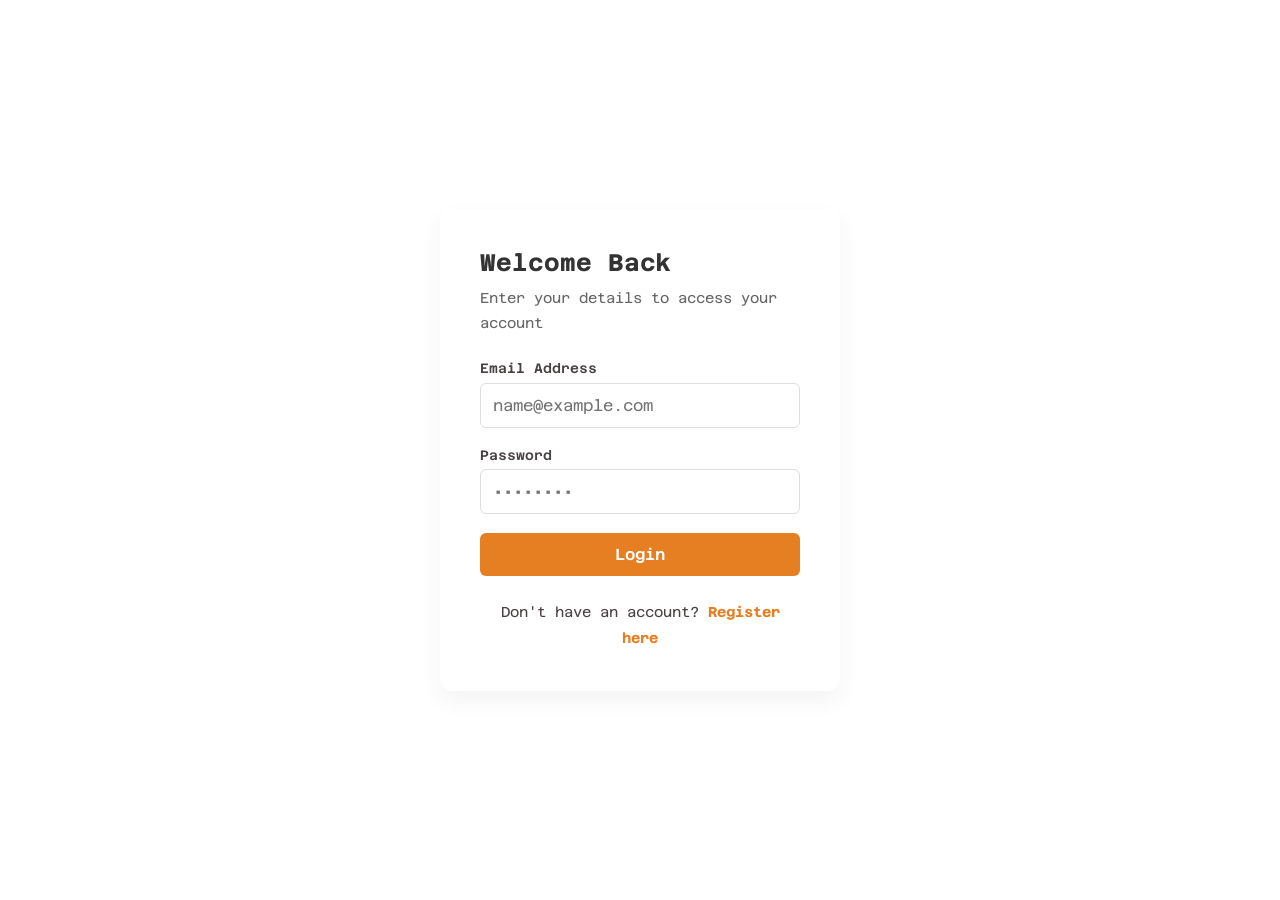
<file: login.html>
<!DOCTYPE html>
<html lang="en">
<head>
    <meta charset="UTF-8">
    <meta name="viewport" content="width=device-width, initial-scale=1.0">
    <title>Login - ARTlibrary</title>
    
    <link rel="stylesheet" href="assets/css/nice-select2.css" />

    <link rel="stylesheet" href="assets/css/styles.css" />
</head>
<body>
    <div class="auth-wrapper" style ="display: flex; justify-content: center; align-items: center; height: 100vh;">
        <div class="auth-card" >
            <h2>Welcome Back</h2>
            <p class="subtitle">Enter your details to access your account</p>
            
            <form id="loginForm">
                <div class="input-group">
                    <label for="email">Email Address</label>
                    <input type="email" id="email" placeholder="name@example.com" required>
                </div>
                <div class="input-group">
                    <label for="password">Password</label>
                    <input type="password" id="password" placeholder="••••••••" required>
                </div>
                <button type="submit" class="login-btn">Login</button>
            </form>
            
            <p class="footer-text">Don't have an account? <a href="register.html">Register here</a></p>
        </div>
    </div>
</body>
</html>
</file>
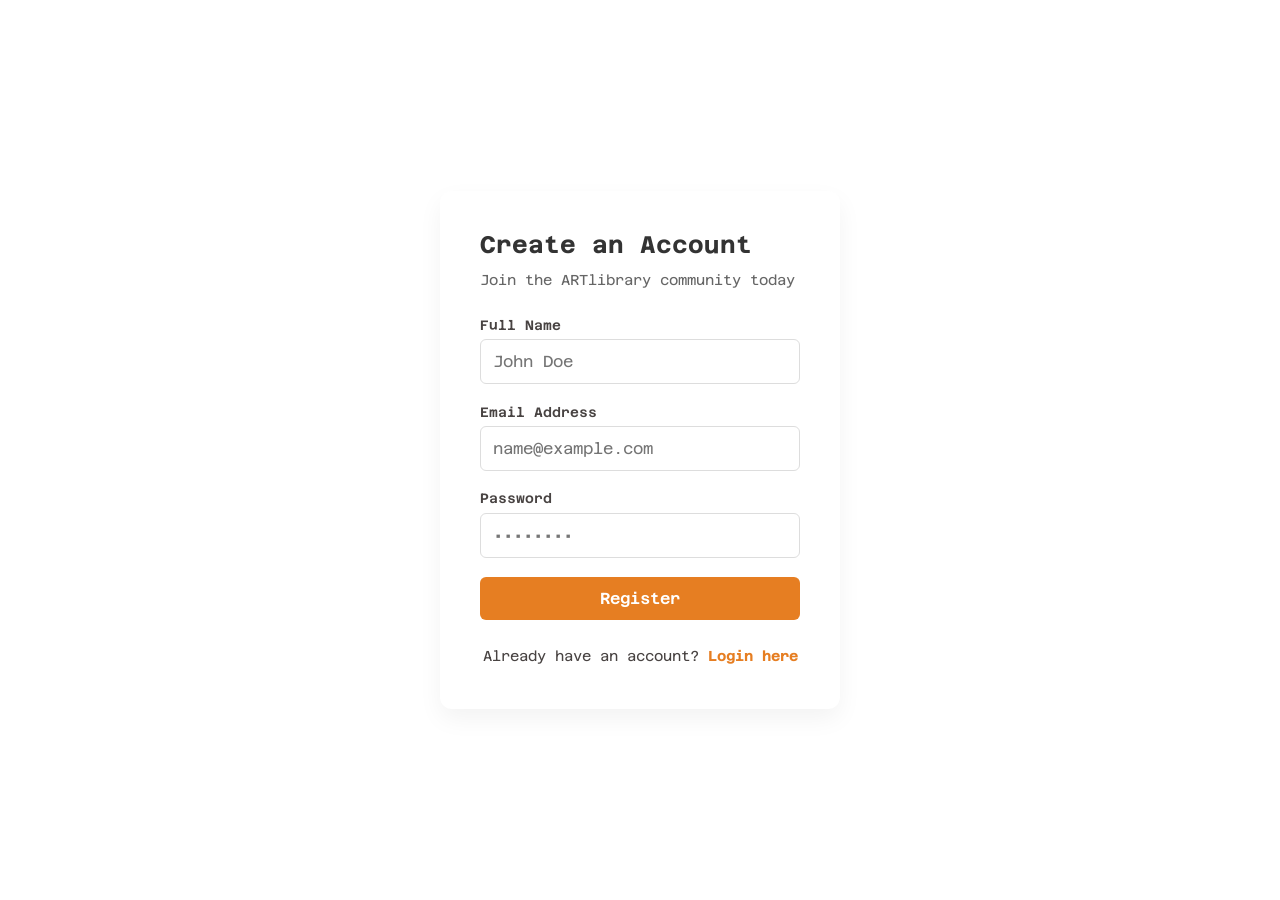
<file: register.html>
<!DOCTYPE html>
<html lang="en">
<head>
    <meta charset="UTF-8">
    <meta name="viewport" content="width=device-width, initial-scale=1.0">
    <title>Register - ARTlibrary</title>
    <link rel="stylesheet" href="assets/css/nice-select2.css" />

    <link rel="stylesheet" href="assets/css/styles.css" />
</head>
<body>
    <div class="auth-wrapper" style="display: flex; justify-content: center; align-items: center; height: 100vh;">
        <div class="auth-card">
            <h2>Create an Account</h2>
            <p class="subtitle">Join the ARTlibrary community today</p>
            
            <form id="registerForm">
                <div class="input-group">
                    <label for="name">Full Name</label>
                    <input type="text" id="name" placeholder="John Doe" required>
                </div>
                <div class="input-group">
                    <label for="email">Email Address</label>
                    <input type="email" id="email" placeholder="name@example.com" required>
                </div>
                <div class="input-group">
                    <label for="password">Password</label>
                    <input type="password" id="password" placeholder="••••••••" required>
                </div>
                <button type="submit" class="login-btn">Register</button>
            </form>
            
            <p class="footer-text">Already have an account? <a href="login.html">Login here</a></p>
        </div>
    </div>
</body>
</html>
</file>
<file: assets/css/nice-select2.css>
.nice-select{-webkit-tap-highlight-color:rgba(0,0,0,0);background-color:#fff;border-radius:5px;border:solid 1px #e8e8e8;box-sizing:border-box;clear:both;cursor:pointer;display:block;width:fit-content;font-family:inherit;font-size:14px;font-weight:normal;height:38px;line-height:36px;outline:none;padding-left:18px;padding-right:30px;position:relative;text-align:left !important;transition:all .2s ease-in-out;user-select:none;white-space:nowrap}.nice-select:hover{border-color:hsl(0,0%,85.9803921569%)}.nice-select:active,.nice-select:focus{border-color:#999}.nice-select:after{border-bottom:2px solid #999;border-right:2px solid #999;content:"";display:block;height:5px;margin-top:-4px;pointer-events:none;position:absolute;right:12px;top:50%;transform-origin:66% 66%;transform:rotate(45deg);transition:all .15s ease-in-out;width:5px}.nice-select.open{border-color:#999}.nice-select.open:after{transform:rotate(-135deg)}.nice-select.open .nice-select-dropdown{opacity:1;pointer-events:auto;transform:scale(1) translateY(0)}.nice-select.disabled{border-color:rgb(237.1,237.1,237.1);color:#999;pointer-events:none}.nice-select.disabled:after{border-color:#ccc}.nice-select.wide{width:100%}.nice-select.wide .nice-select-dropdown{left:0 !important;right:0 !important}.nice-select.right{float:right}.nice-select.right .nice-select-dropdown{left:auto;right:0}.nice-select.small{font-size:12px;height:36px;line-height:34px}.nice-select.small:after{height:4px;width:4px}.nice-select.small .option{line-height:34px;min-height:34px}.nice-select .has-multiple{white-space:inherit;height:auto;padding:7px 12px;min-height:36px;line-height:22px}.nice-select .has-multiple span.current{border:1px solid #ccc;background:#eee;padding:0 10px;border-radius:3px;display:inline-block;line-height:24px;font-size:14px;margin-bottom:3px;margin-right:3px}.nice-select .has-multiple .multiple-options{display:block;line-height:24px;padding:0}.nice-select .nice-select-search-box{box-sizing:border-box;width:100%;padding:5px;pointer-events:none;border-radius:5px 5px 0 0}.nice-select .nice-select-search{box-sizing:border-box;background-color:#fff;border:1px solid #e8e8e8;border-radius:3px;color:#444;display:inline-block;vertical-align:middle;padding:7px 12px;margin:0 10px 0 0;width:100%;min-height:36px;line-height:22px;height:auto;outline:0 !important;font-size:14px}.nice-select .nice-select-dropdown{margin-top:4px;background-color:#fff;border-radius:5px;box-shadow:0 0 0 1px rgba(68,68,68,.11);pointer-events:none;position:absolute;top:100%;left:0;transform-origin:50% 0;transform:scale(0.75) translateY(19px);transition:all .2s cubic-bezier(0.5, 0, 0, 1.25),opacity .15s ease-out;z-index:9;opacity:0;max-height:230px;overflow-y:scroll;overflow-x:hidden}.nice-select .list{border-radius:5px;box-sizing:border-box;padding:0}.nice-select .list:hover .option:not(:hover){background-color:rgba(0,0,0,0) !important}.nice-select .option{cursor:pointer;font-weight:400;line-height:40px;list-style:none;outline:none;padding-left:18px;padding-right:29px;text-align:left;transition:all .2s}.nice-select .option:hover,.nice-select .option.focus,.nice-select .option.selected.focus{background-color:#f6f6f6}.nice-select .option.selected{font-weight:bold}.nice-select .option.disabled{background-color:rgba(0,0,0,0);color:#999;cursor:default}.nice-select .extra{float:right}.nice-select .optgroup{font-weight:bold}.no-csspointerevents .nice-select .nice-select-dropdown{display:none}.no-csspointerevents .nice-select.open .nice-select-dropdown{display:block}.nice-select .list::-webkit-scrollbar{width:0}.hidden-select{opacity:0;width:0;padding:0;height:0;font-size:0;min-height:auto}.select-selection-list{list-style:none;padding:0;margin:0}.select-selection-list .select-selection{background-color:#e4e4e4;border:1px solid #aaa;border-radius:4px;box-sizing:border-box;display:inline-block;margin-left:5px;margin-top:5px;padding:2px 5px;position:relative;max-width:100%;overflow:hidden;text-overflow:ellipsis;vertical-align:bottom;white-space:nowrap}.select-selection-list button.remove-select-selection{height:15px;width:15px;line-height:15px;padding:0px;background-color:#bd2919;border-radius:20%}/*# sourceMappingURL=nice-select2.css.map */
</file>
<file: assets/css/styles.css>
/*=============== GOOGLE FONTS ===============*/
@import url('https://fonts.googleapis.com/css2?family=Azeret+Mono:wght@100;200;300;400;500;600;700;800;900&family=Instrument+Sans&display=swap');
/*=============== VARIABLES CSS ===============*/
:root{
/*========== Colors ==========*/
--hue: 9;
--first-color: hsl(var(--hue), 90%, 45%);
--title-color: hsl(var(--hue), 4%, 12%);
--text-color: hsl(var(--hue), 4%, 27%);
--text-color-light: hsl(var(--hue), 4%, 65%);
--body-color: hsl(var(--hue), 4%, 100%);
--container-color: hsl(var(--hue), 4%, 96%);
--border-color: hsl(var(--hue), 4%, 62%);
--white-color: hsl(var(--hue), 4%, 100%);
--gray-color: hsl(var(--hue), 4%, 85%);
--footer-bg-color: #0f1e2d; /* Deep dark blue matching the image */
/*========== Font family ==========*/
--body-font:"Azeret Mono", monospace;
--second-font:"Instrument Sans", sans-serif;
/*========== Font sizes ==========*/
--big-font-size: 4rem;
--h1-font-size: 3rem;
--h2-font-size: 2.5rem;
--h3-font-size: 1.75rem;
--h4-font-size: 1.5rem;
--largest-font-size: 1.375rem;
--larger-font-size: 1.25rem;
--large-font-size: 1.125rem;
--normal-font-size: 1rem;
--small-font-size: 0.875rem;
/*========== Font weight ==========*/
--weight-500:500;
--weight-600:600;
--weight-700:700;
}
/* Responsive typography */



/*=============== BASE ===============*/
*{
	margin: 0;
	padding: 0;
	box-sizing: border-box;
}
body,
input,
textarea,
button{
	font-family: var(--body-font);
	font-size: var(--normal-font-size);
	color: var(--text-color);
}

body{
	background-color: var(--body-color);

}

h1,h2,h3,h4 {
	color: var(--title-color);
	font-weight: var(--weight-700);
	line-height: 1.2;
}


p {
	line-height:1.75;
 }
  
ul {
	list-style:none;
}

a{
	text-decoration:none;
	color:var(--title-color);
	
}

button,
input,
textarea{
	background-color:transparent;
	border:none;
	outline:none;
}

img{ 
    display: block;
	max-width:100%;
}



/*=============== REUSABLE CSS CLASSES ===============*/




/*=============== SECTION TITLE ===============*/

/*=============== BUTTON ===============*/




/*=============== LAYOUT ===============*/



/*=============== HEADER ===============*/




/*========== Topbar ==========*/




/*========== Bottom bar ==========*/



	
/*=================================================== Navbar ===========================================================*/




.navbar { border-bottom: 1px solid var(--border-color); padding: 15px 50px; }

/* Top Section */
.top-nav { display: flex; align-items: center; justify-content: space-between; gap: 20px; }

/* Updated Logo design*/
.navbar-logo {
    height: 50px; /* Adjust this height to match your desired navbar size */
    width: auto;
    display: block;
}

.logo-container {
    display: flex;
    align-items: center;
}

.search-container { 
    flex: 1; 
    max-width: 500px; 
    background: var(--container-color); 
    padding: 10px 20px; 
    border-radius: 30px; 
    display: flex; 
    align-items: center;
}

/* Updated search icon color */
.search-icon { color: var(--first-color); }

.search-container input { 
    border: none; background: transparent; outline: none; margin-left: 10px; width: 100%; font-size: 16px;
}

.user-actions { font-size: 20px; display: flex; gap: 20px; cursor: pointer; color: var(--text-color); }
.user-actions i:hover { color: var(--first-color); }

/* Bottom Section */
.bottom-nav ul { 
    list-style: none; display: flex; justify-content: center; 
    padding: 20px 0 0 0; margin: 0; gap: 30px; 
}

.bottom-nav a { text-decoration: none; color: var(--text-color); font-weight: 600; font-size: 14px; }

/* Updated Hover Color */
.bottom-nav a:hover { color: var(--first-color); }



/*=============== HOME ===============*/

/* ===== HERO BANNER ===== */
.hero-banner {
  position: relative;
  width: 100%;
  min-height: 480px;
  display: flex;
  align-items: center;
  overflow: hidden;
}

.hero-banner__bg {
  position: absolute;
  inset: 0;
  z-index: 0;
}

.hero-banner__img {
  position: absolute;
  inset: 0;
  width: 100%;
  height: 100%;
  object-fit: cover;
  object-position: center 30%;
  display: block;
}

.hero-banner__overlay {
  position: absolute;
  inset: 0;
  background: linear-gradient(
    105deg,
    rgba(20,10,5,0.80) 0%,
    rgba(15,8,4,0.52) 45%,
    rgba(10,5,2,0.16) 100%
  );
}

.hero-banner__content {
  position: relative;
  z-index: 1;
  padding: 72px 60px;
  max-width: 680px;
}

.hero-banner__eyebrow {
  font-family: var(--body-font);
  font-size: var(--small-font-size);
  letter-spacing: 0.18em;
  text-transform: uppercase;
  color: var(--first-color);
  margin-bottom: 16px;
}

.hero-banner__title {
  font-size: clamp(2rem, 4vw, 3.4rem);
  font-weight: 800;
  color: #ffffff;
  line-height: 1.12;
  text-transform: uppercase;
  letter-spacing: 0.02em;
  margin-bottom: 20px;
  text-shadow: 0 2px 24px rgba(0,0,0,0.5);
}

.hero-banner__subtitle {
  font-size: var(--normal-font-size);
  color: rgba(255,255,255,0.82);
  margin-bottom: 36px;
  max-width: 480px;
  line-height: 1.7;
}

.hero-banner__actions {
  display: flex;
  gap: 16px;
  flex-wrap: wrap;
}

.hero-banner__btn {
  display: inline-flex;
  align-items: center;
  gap: 8px;
  padding: 14px 28px;
  border-radius: 4px;
  font-family: var(--body-font);
  font-size: var(--small-font-size);
  font-weight: var(--weight-600);
  letter-spacing: 0.05em;
  cursor: pointer;
  transition: all 0.25s ease;
}

.hero-banner__btn--primary {
  background: var(--first-color);
  color: #ffffff;
  border: 2px solid var(--first-color);
}
.hero-banner__btn--primary:hover {
  background: hsl(var(--hue), 90%, 38%);
  border-color: hsl(var(--hue), 90%, 38%);
  transform: translateY(-2px);
  box-shadow: 0 8px 24px rgba(0,0,0,0.3);
}

.hero-banner__btn--ghost {
  background: transparent;
  color: #ffffff;
  border: 2px solid rgba(255,255,255,0.6);
}
.hero-banner__btn--ghost:hover {
  background: rgba(255,255,255,0.1);
  border-color: #ffffff;
  transform: translateY(-2px);
}

/* ===== SWEEPER BANNER CARDS ===== */
.banner-sweep {
  padding: 56px 60px 64px;
  background: var(--body-color);
}

.banner-sweep__header {
  display: flex;
  align-items: center;
  justify-content: space-between;
  margin-bottom: 32px;
}

.banner-sweep__title {
  font-size: var(--h3-font-size);
  font-weight: var(--weight-700);
  color: var(--title-color);
  letter-spacing: -0.01em;
}

.banner-sweep__nav {
  display: flex;
  gap: 10px;
}

.banner-sweep__nav-btn {
  width: 40px;
  height: 40px;
  border-radius: 50%;
  border: 1.5px solid var(--border-color);
  background: transparent;
  color: var(--text-color);
  display: flex;
  align-items: center;
  justify-content: center;
  cursor: pointer;
  font-size: 13px;
  transition: all 0.2s ease;
}

.banner-sweep__nav-btn:hover {
  border-color: var(--first-color);
  color: var(--first-color);
  background: hsl(var(--hue), 90%, 97%);
}

.banner-sweep__nav-btn.swiper-button-disabled {
  opacity: 0.35;
  cursor: default;
  pointer-events: none;
}

/* Banner card */
.banner-card {
  height: auto;
}

/* Base card shell */
.banner-card__inner {
  position: relative;
  border-radius: 14px;
  overflow: hidden;
  background: #111;
  display: flex;
  flex-direction: column;
  height: 400px;
  cursor: pointer;
  transition: transform 0.35s cubic-bezier(.22,.68,0,1.2), box-shadow 0.35s ease;
  box-shadow: 0 6px 28px rgba(0,0,0,0.14);
}

.banner-card__inner:hover {
  transform: translateY(-8px) scale(1.012);
  box-shadow: 0 24px 60px rgba(0,0,0,0.28);
}

/* Photo variant */
.banner-card__inner--photo { background: #0a0a0a; }

.banner-card__photo {
  position: absolute;
  inset: 0;
  width: 100%;
  height: 100%;
  object-fit: cover;
  object-position: center top;
  display: block;
  transition: transform 0.6s cubic-bezier(.22,.68,0,1.1);
}

.banner-card__inner--photo:hover .banner-card__photo {
  transform: scale(1.07);
}

/* SVG art background (legacy) */
.banner-card__art {
  position: absolute;
  inset: 0;
  width: 100%;
  height: 100%;
  object-fit: cover;
  display: block;
  transition: transform 0.5s ease;
}

.banner-card__inner:hover .banner-card__art { transform: scale(1.04); }

/* Cinematic scrim */
.banner-card__inner::after {
  content: '';
  position: absolute;
  inset: 0;
  background: linear-gradient(
    180deg,
    rgba(0,0,0,0.04) 0%,
    transparent 28%,
    rgba(0,0,0,0.45) 58%,
    rgba(0,0,0,0.88) 100%
  );
  pointer-events: none;
  transition: background 0.35s ease;
}

.banner-card__inner:hover::after {
  background: linear-gradient(
    180deg,
    rgba(0,0,0,0.06) 0%,
    transparent 22%,
    rgba(0,0,0,0.52) 55%,
    rgba(0,0,0,0.92) 100%
  );
}

.banner-card__content {
  position: relative;
  z-index: 2;
  margin-top: auto;
  padding: 0 22px 24px;
  transform: translateY(6px);
  transition: transform 0.35s ease;
}

.banner-card__inner:hover .banner-card__content { transform: translateY(0); }

.banner-card__tag {
  display: inline-block;
  font-size: 10px;
  font-weight: var(--weight-600);
  letter-spacing: 0.15em;
  text-transform: uppercase;
  color: #ffffff;
  background: rgba(255,255,255,0.14);
  border: 1px solid rgba(255,255,255,0.28);
  padding: 4px 12px;
  border-radius: 100px;
  margin-bottom: 10px;
  backdrop-filter: blur(6px);
  -webkit-backdrop-filter: blur(6px);
}

.banner-card__tag--dark {
  color: #2d2d2d;
  background: rgba(45,45,45,0.1);
  border-color: rgba(45,45,45,0.25);
}

.banner-card__name {
  font-size: var(--larger-font-size);
  font-weight: var(--weight-700);
  color: #ffffff;
  letter-spacing: -0.01em;
  line-height: 1.2;
  margin-bottom: 8px;
  text-shadow: 0 1px 8px rgba(0,0,0,0.5);
}

.banner-card__name--dark { color: #2d2d2d; }

/* Desc fades in on hover */
.banner-card__desc {
  font-size: 12px;
  color: rgba(255,255,255,0.75);
  line-height: 1.55;
  margin-bottom: 14px;
  max-height: 0;
  overflow: hidden;
  opacity: 0;
  transition: max-height 0.35s ease, opacity 0.3s ease 0.05s;
}

.banner-card__inner:hover .banner-card__desc {
  max-height: 60px;
  opacity: 1;
}

.banner-card__desc--dark { color: rgba(45,45,45,0.72); }

.banner-card__link {
  display: inline-flex;
  align-items: center;
  gap: 6px;
  font-size: 11px;
  font-weight: var(--weight-600);
  letter-spacing: 0.1em;
  text-transform: uppercase;
  color: #ffffff;
  border-bottom: 1px solid rgba(255,255,255,0.45);
  padding-bottom: 2px;
  transition: gap 0.25s ease, border-color 0.25s ease, color 0.25s ease;
}

.banner-card__link--dark {
  color: #2d2d2d;
  border-color: rgba(45,45,45,0.4);
}

.banner-card__link:hover,
.banner-card__link--dark:hover {
  gap: 12px;
  border-color: var(--first-color);
  color: var(--first-color);
}

/* Pagination dots */
.banner-swiper-pagination {
  position: relative !important;
  bottom: auto !important;
  margin-top: 28px;
  text-align: left;
}

.banner-swiper-pagination .swiper-pagination-bullet {
  width: 6px;
  height: 6px;
  background: var(--border-color);
  opacity: 1;
}

.banner-swiper-pagination .swiper-pagination-bullet-active {
  background: var(--first-color);
  width: 22px;
  border-radius: 4px;
}

/* Responsive */
@media (max-width: 768px) {
  .hero-banner__content {
    padding: 48px 28px;
  }
  .banner-sweep {
    padding: 40px 20px 48px;
  }
  .banner-card__inner {
    height: 300px;
  }
}

@media (max-width: 480px) {
  .hero-banner {
    min-height: 360px;
  }
  .hero-banner__title {
    font-size: 1.7rem;
  }
}

/* Swiper */



/*=============== PRODUCTS ===============*/



/*=============== CATEGORIES ===============*/



	

/*=============== FEATURES ===============*/



	

/*=============== PRODUCTS ===============*/

	


/*=============== CONTACT PAGE ===============*/
.contact-section {
    padding: 80px 50px;
    background-color: var(--body-color);
    display: flex;
    justify-content: center;
    align-items: center;
    min-height: calc(100vh - 150px); /* Centers form naturally down viewport */
}

.contact-container {
    max-width: 1200px;
    width: 100%;
    display: grid;
    grid-template-columns: 1fr 1.2fr;
    gap: 80px;
    align-items: flex-start;
}

/* Left Column Styling */
.contact-info-panel {
    display: flex;
    flex-direction: column;
    gap: 40px;
}

.contact-info-panel .subtitle {
    color: var(--first-color);
    font-family: var(--body-font);
    font-size: var(--small-font-size);
    font-weight: var(--weight-700);
    letter-spacing: 2px;
    display: block;
    margin-bottom: 12px;
}

.contact-title {
    font-family: var(--second-font);
    font-size: var(--h1-font-size);
    color: var(--title-color);
    margin-bottom: 20px;
}

.contact-desc {
    color: var(--text-color);
    font-size: var(--normal-font-size);
    line-height: 1.6;
}

.info-details {
    display: flex;
    flex-direction: column;
    gap: 30px;
}

.info-item {
    display: flex;
    align-items: flex-start;
    gap: 20px;
}

.info-icon {
    font-size: 24px;
    color: var(--first-color);
    background-color: hsl(var(--hue), 90%, 96%);
    width: 50px;
    height: 50px;
    border-radius: 50%;
    display: flex;
    align-items: center;
    justify-content: center;
    flex-shrink: 0;
}

.info-item h4 {
    font-family: var(--second-font);
    font-size: var(--large-font-size);
    margin-bottom: 4px;
}

.info-item p {
    font-size: var(--small-font-size);
    color: var(--text-color);
}

.info-item .hours {
    color: var(--text-color-light);
    display: block;
    margin-top: 2px;
}

/* Right Column Form Styling */
.contact-form-panel {
    background-color: var(--container-color);
    padding: 45px;
    border-radius: 12px;
    border: 1px solid var(--gray-color);
}

.contact-form {
    display: flex;
    flex-direction: column;
    gap: 22px;
}

.form-group-row {
    display: grid;
    grid-template-columns: repeat(2, 1fr);
    gap: 20px;
}

.form-group {
    display: flex;
    flex-direction: column;
    gap: 8px;
}

.form-group label {
    font-size: var(--small-font-size);
    font-weight: var(--weight-600);
    color: var(--title-color);
}

.form-group input, 
.form-group textarea {
    width: 100%;
    background-color: var(--white-color);
    border: 1px solid var(--border-color);
    padding: 12px 18px;
    border-radius: 6px;
    font-family: var(--second-font);
    font-size: var(--normal-font-size);
    color: var(--title-color);
    transition: border-color 0.2s ease;
}

.form-group input:focus, 
.form-group textarea:focus {
    border-color: var(--first-color);
}

/* Nice Select Custom Alignment to match fields */
.contact-form .nice-select {
    width: 100% !important;
    height: 48px !important;
    line-height: 46px !important;
    background-color: var(--white-color);
    border-color: var(--border-color);
    border-radius: 6px;
    font-family: var(--second-font);
     margin-top: -20px;
}

.contact-form .nice-select:focus,
.contact-form .nice-select.open {
    border-color: var(--first-color) !important;
}

/* Submit Action Button */
.btn-submit {
    background-color: var(--title-color);
    color: var(--white-color);
    padding: 14px 28px;
    font-weight: var(--weight-600);
    border-radius: 6px;
    cursor: pointer;
    display: inline-flex;
    align-items: center;
    justify-content: center;
    gap: 10px;
    transition: background-color 0.2s ease, transform 0.2s ease;
    align-self: flex-start;
    margin-top: 10px;
}

.btn-submit i {
    font-size: 18px;
    transition: transform 0.2s ease;
}

.btn-submit:hover {
    background-color: var(--first-color);
}

.btn-submit:hover i {
    transform: translateX(4px);
}

/* =============== RESPONSIVE BREAKPOINTS =============== */
@media (max-width: 992px) {
    .contact-container {
        grid-template-columns: 1fr;
        gap: 50px;
    }
    .contact-section {
        padding: 50px 24px;
    }
    .contact-form-panel {
        padding: 30px;
    }
}

@media (max-width: 576px) {
    .form-group-row {
        grid-template-columns: 1fr;
    }
}



/*============================================================================
  =================== CONCEPTUAL ART GALLERY ABOUT PAGE =====================
  ============================================================================*/

.gallery-narrative-section {
    padding: 120px 60px;
    background-color: var(--body-color);
    position: relative;
}

.narrative-container {
    max-width: 1300px;
    margin: 0 auto;
    display: flex;
    flex-direction: column;
    gap: 90px;
}

/* --- UPPER BLOCK: Split Text Hero Layout --- */
.narrative-hero {
    display: grid;
    grid-template-columns: 1.1fr 0.9fr;
    gap: 60px;
    align-items: flex-end;
    border-bottom: 1px solid var(--border-color);
    padding-bottom: 50px;
}

.eyebrow-accent {
    font-size: var(--small-font-size);
    font-weight: var(--weight-700);
    color: var(--text-color-light);
    letter-spacing: 3px;
    text-transform: uppercase;
    display: inline-flex;
    align-items: center;
    gap: 10px;
    margin-bottom: 25px;
}

.eyebrow-accent .dot-split {
    width: 6px;
    height: 6px;
    background-color: var(--first-color);
    border-radius: 50%;
    display: inline-block;
}

.narrative-title {
    font-family: var(--second-font);
    font-size: var(--big-font-size);
    color: var(--title-color);
    line-height: 1.1;
    font-weight: 700;
}

/* Creative Span Typographic Variations */
.narrative-title .span-italic-accent {
    font-style: italic;
    font-weight: 500;
    color: var(--first-color);
}

.narrative-title .span-outline-stroke {
    color: transparent;
    -webkit-text-stroke: 1.5px var(--title-color);
    font-style: italic;
}

.narrative-paragraph-lead {
    font-family: var(--second-font);
    font-size: var(--larger-font-size);
    line-height: 1.7;
    color: var(--text-color);
}

.span-brand-bold {
    font-family: var(--body-font);
    font-weight: 800;
    color: var(--title-color);
    letter-spacing: -0.5px;
}

.span-highlight-badge {
    background-color: var(--container-color);
    border: 1px solid var(--border-color);
    padding: 2px 10px;
    font-size: var(--small-font-size);
    font-weight: 600;
    border-radius: 4px;
    color: var(--title-color);
}

/* --- MIDDLE BLOCK: Asymmetrical Image Grid --- */
.narrative-media-grid {
    display: grid;
    grid-template-columns: 1.1fr 0.9fr;
    gap: 50px;
    align-items: center;
}

.media-frame-wrapper {
    position: relative;
    background-color: var(--container-color);
    padding: 20px;
    border: 1px solid var(--gray-color);
    box-shadow: 0 30px 60px rgba(0,0,0,0.04);
}

.narrative-image {
    width: 100%;
    height: 480px;
    object-fit: cover;
    filter: grayscale(20%);
    transition: filter 0.4s ease;
}

.media-frame-wrapper:hover .narrative-image {
    filter: grayscale(0%);
}

.frame-tag-overlay {
    position: absolute;
    bottom: 35px;
    left: 35px;
    background-color: rgba(15, 30, 45, 0.85);
    color: #ffffff;
    font-size: 10px;
    font-family: var(--body-font);
    padding: 6px 12px;
    letter-spacing: 2px;
}

/* Right Overlapping Quote Card Box */
.statement-card-wrapper {
    padding-left: 30px;
}

.statement-card-inner {
    border-left: 3px solid var(--first-color);
    padding: 20px 0 20px 40px;
    position: relative;
}

.card-quote-mark {
    font-family: var(--second-font);
    font-size: 80px;
    color: var(--gray-color);
    position: absolute;
    top: -40px;
    left: 20px;
    z-index: -1;
    line-height: 1;
}

.statement-quote-text {
    font-family: var(--second-font);
    font-size: var(--h3-font-size);
    color: var(--title-color);
    line-height: 1.4;
    font-weight: var(--weight-600);
    margin-bottom: 15px;
}

.span-inline-red {
    color: var(--first-color);
    font-style: italic;
}

.statement-author {
    font-size: var(--small-font-size);
    color: var(--text-color-light);
    font-weight: var(--weight-600);
    letter-spacing: 1px;
    text-transform: uppercase;
}

/* --- LOWER BLOCK: 3 Column Curation Pillars --- */
.manifesto-pillars-row {
    display: grid;
    grid-template-columns: repeat(3, 1fr);
    gap: 50px;
    margin-top: 20px;
}

.manifesto-pillar {
    display: flex;
    flex-direction: column;
}

.pillar-num-wrapper {
    display: flex;
    align-items: center;
    gap: 15px;
    margin-bottom: 20px;
}

.pillar-index {
    font-family: var(--body-font);
    font-size: var(--small-font-size);
    color: var(--first-color);
    font-weight: 700;
}

.pillar-line {
    flex-grow: 1;
    height: 1px;
    background-color: var(--border-color);
}

.pillar-heading {
    font-family: var(--second-font);
    font-size: var(--h4-font-size);
    margin-bottom: 15px;
}

.span-underlined {
    border-bottom: 2px solid var(--gray-color);
    padding-bottom: 2px;
}

.pillar-text {
    font-size: var(--small-font-size);
    color: var(--text-color);
    line-height: 1.7;
}

.span-bold-highlight {
    font-weight: 700;
    color: var(--title-color);
    background: linear-gradient(180deg, transparent 65%, rgba(235, 45, 10, 0.15) 35%);
}

/* --- BREAKPOINTS --- */
@media (max-width: 992px) {
    .narrative-hero, 
    .narrative-media-grid {
        grid-template-columns: 1fr;
        gap: 40px;
    }
    .narrative-hero {
        align-items: flex-start;
    }
    .narrative-title {
        font-size: var(--h1-font-size);
    }
    .narrative-image {
        height: 360px;
    }
    .statement-card-wrapper {
        padding-left: 0;
    }
    .manifesto-pillars-row {
        grid-template-columns: 1fr;
        gap: 40px;
    }
    .gallery-narrative-section {
        padding: 70px 24px;
    }
}


/*=============== CATEGORY ===============*/

/*=============== NEWSLETTER ===============*/

/*=============== FOOTER ===============*/

/*=============== FOOTER ===============*/


.footer {
    background-color: var(--footer-bg-color);
    padding: 60px 40px 30px 40px;
    border-top: 2px solid #0056b3; 
    position: relative;
    /* Ensure footer text defaults to light color */
    color: #cbd5e1;
}

/* Changed from display: table to modern CSS Grid */
.footer-container {
    max-width: 1400px;
    margin: 0 auto;
    display: grid;
    grid-template-columns: repeat(4, 1fr) 1.5fr; /* 4 standard columns + 1 wider settings column */
    gap: 30px;
    width: 100%;
}

.footer-column {
    /* Cleaned up old table styles */
    display: flex;
    flex-direction: column;
}

.footer-title {
    font-size: 16px;
    color: var(--white-color);
    margin-bottom: 20px;
    font-weight: var(--weight-700);
}

.footer-links {
    padding: 0;
    margin: 0;
}

.footer-links li {
    margin-bottom: 10px;
}

.footer-links a {
    font-size: 13px;
    color: #cbd5e1;
    font-weight: 400;
    transition: color 0.2s ease;
}

.footer-links a:hover {
    color: #ffffff;
    text-decoration: none; /* Keeps it sleek like the image */
}

/* Regional Settings Styling */
.settings-info {
    margin-bottom: 20px;
}

.settings-row {
    margin-bottom: 8px;
    font-size: 13px;
    display: flex;
}

.settings-row .label {
    color: #94a3b8;
    width: 90px;
    flex-shrink: 0;
}

.settings-row .value {
    color: #ffffff;
    font-weight: var(--weight-600);
}

/* Settings Button Adjustments */
.btn-settings {
    background-color: transparent;
    border: 1px solid rgba(255, 255, 255, 0.6);
    color: #ffffff;
    padding: 10px 20px;
    border-radius: 4px;
    font-size: 13px;
    font-weight: var(--weight-600);
    cursor: pointer;
    transition: all 0.2s ease;
    margin-bottom: 25px;
    align-self: flex-start; /* Keeps button tightly fitted */
}

.btn-settings:hover {
    background-color: rgba(255, 255, 255, 0.1);
    border-color: #ffffff;
}

/* Certifications Group Alignment */
.certifications-container {
    margin-bottom: 25px;
    display: flex;
    flex-direction: column;
    gap: 15px;
}

.bcorp-badge {
    display: flex;
    align-items: center;
}

.bcorp-logo {
    flex-shrink: 0;
    width: 50px;
    border: 1.5px solid #ffffff;
    padding: 4px;
    text-align: center;
    border-radius: 3px;
}

.certified-text, .corp-text {
    font-size: 6px;
    text-transform: uppercase;
    display: block;
    color: #ffffff;
    letter-spacing: 0.5px;
    line-height: 1;
}

.b-circle {
    font-size: 18px;
    font-weight: 800;
    color: #ffffff;
    line-height: 1.1;
}

.bcorp-desc {
    padding-left: 12px;
    font-size: 11px;
    color: #94a3b8;
    line-height: 1.4;
}

/* Trustpilot Rating Blocks Layout */
.trustpilot-rating {
    display: flex;
    align-items: center;
    gap: 10px;
    flex-wrap: wrap;
}

.stars-row {
    display: flex;
    gap: 2px;
}

.star-box {
    background-color: #00b67a; 
    color: #ffffff;
    padding: 3px 4px;
    font-size: 10px;
    display: inline-flex;
    align-items: center;
    justify-content: center;
}

.trustpilot-text {
    font-size: 13px;
    color: #94a3b8;
}

.tp-bold {
    color: #ffffff;
    font-weight: var(--weight-700);
}

.text-green {
    color: #00b67a;
}

/* Payment Icons Grid Placement */
.payment-methods {
    display: flex;
    flex-wrap: wrap;
    gap: 6px;
    margin-top: 20px;
}

.payment-card {
    background-color: #ffffff;
    color: #1a1a1a;
    width: 42px;
    height: 26px;
    border-radius: 3px;
    display: flex;
    align-items: center;
    justify-content: center;
    font-size: 18px;
}

.payment-card.stripe { color: #635bff; font-size: 22px; }
.payment-card.paypal { color: #003087; }
.payment-card.visa { color: #1a1f71; }
.payment-card.mastercard { color: #eb001b; }
.payment-card.amex { color: #016fd0; }
.payment-card.klarna { background-color: #ffb3c7; color: #000000; }
.klarna-txt { font-size: 8px; font-weight: 900; font-family: sans-serif; }
.payment-card.gpay { color: #5f6368; }
.payment-card.applepay { color: #000000; }

/* Bottom Strip Meta Layout */
.footer-bottom {
    margin-top: 40px;
    border-top: 1px solid rgba(255, 255, 255, 0.1);
    padding-top: 25px;
}

/* Converted bottom bar to flexbox for precise split alignment */
.footer-bottom-container {
    max-width: 1400px;
    margin: 0 auto;
    display: flex;
    justify-content: space-between;
    align-items: center;
    width: 100%;
}

.footer-copyright {
    font-size: 13px;
    color: #94a3b8;
}

.footer-copyright a {
    color: #94a3b8;
    margin: 0 5px;
}

.footer-copyright a:hover {
    color: #ffffff;
}

.separator {
    color: rgba(255, 255, 255, 0.2);
    margin: 0 4px;
}

.footer-socials {
    display: flex;
    gap: 20px;
}

.footer-socials a {
    color: #ffffff;
    font-size: 18px;
    transition: transform 0.2s ease, color 0.2s ease;
}

.footer-socials a:hover {
    color: var(--first-color);
    transform: translateY(-2px);
}

/* Chat Widget adjustments */
.chat-widget {
    position: fixed;
    bottom: 25px;
    right: 25px;
    background-color: #a4d4eb;
    color: #112233;
    width: 56px;
    height: 56px;
    border-radius: 50%;
    box-shadow: 0 4px 16px rgba(0,0,0,0.2);
    display: flex;
    align-items: center;
    justify-content: center;
    font-size: 24px;
    cursor: pointer;
    z-index: 9999;
    transition: transform 0.2s ease;
}

.chat-widget:hover {
    transform: scale(1.05);
}

/* =============== BREAKPOINTS =============== */
@media (max-width: 992px) {
    .footer-container {
        grid-template-columns: repeat(2, 1fr); /* Split layout for tablet viewports */
        gap: 40px;
    }
    .footer-column.settings-column {
        grid-column: span 2; /* Moves settings to bottom full span when screens shrink */
    }
    .footer-bottom-container {
        flex-direction: column;
        gap: 20px;
        text-align: center;
    }
}

@media (max-width: 576px) {
    .footer-container {
        grid-template-columns: 1fr; /* 1 Column stack on mobile smartphones */
    }
    .footer-column.settings-column {
        grid-column: span 1;
    }
}

/*=============== login ===============*/

* { box-sizing: border-box; margin: 0; padding: 0; }



.auth-card {
    background: white;
    padding: 2.5rem;
    border-radius: 12px;
    box-shadow: 0 10px 25px rgba(0,0,0,0.05);
    width: 100%;
    max-width: 400px;
    
}

h2 { margin-bottom: 0.5rem; color: #333; }
.subtitle { color: #666; margin-bottom: 1.5rem; font-size: 0.9rem; }

.input-group { margin-bottom: 1.2rem; }
.input-group label { display: block; margin-bottom: 0.4rem; font-weight: 600; font-size: 0.85rem; }

input {
    width: 100%;
    padding: 12px;
    border: 1px solid #ddd;
    border-radius: 6px;
    font-size: 1rem;
}

.login-btn {
    width: 100%;
    padding: 12px;
    background-color: #e67e22; /* Matches your brand */
    color: white;
    border: none;
    border-radius: 6px;
    font-weight: 600;
    cursor: pointer;
    transition: background 0.3s;
}

.login-btn:hover { background-color: #d35400; }

.footer-text { text-align: center; margin-top: 1.5rem; font-size: 0.9rem; }
.footer-text a { color: #e67e22; font-weight: bold; text-decoration: none; }


/*=============== BANNER ===============*/

/*=============== SHOP ===============*/

/*========== Top ==========*/

/*========== Filters ==========*/

/*========== Products ==========*/

/*========== Pagination ==========*/

/*=============== DETAILS ===============*/

/*=============== DETAILS CONTENT ===============*/

/*=============== ACCOUNT ===============*/

/*=============== CART ===============*/

/*=============== CART BOTTOM ===============*/

/*=============== WISHLIST ===============*/

/*=============== CHECKOUT ===============*/

/*=============== RETURNS ===============*/

/*=============== STEPS ===============*/

/*=============== ACCORDION ===============*/

/*=============== CONTACT ===============*/

/*=============== ACCORDION ===============*/

/*=============== BREAKPOINTS ===============*/
/* For large devices */

/* For medium devices */

/* For small devices */






/* filter box css part */


:root {
      --bg: #0f0f13;
      --surface: #F4F4F4;
      --surface2: #c3c3c9;
      --border: #2e2e40;
      --accent: #e8764a;
      --accent2: #c45e35;
      --text: #494949;
      --muted: #e8764a;
      --card-bg: #1e1e2a;
      --tag-bg: #646464;
      --radius: 12px;
    }


.search-box {
      display: flex; align-items: center; gap: 8px;
      background: var(--surface); border: 1px solid var(--border);
      border-radius: 24px; padding: 6px 16px;
    }
    .search-box input {
      background: none; border: none; outline: none;
      color: var(--text); font-size: 0.88rem; width: 180px;
    }
    .search-box input::placeholder { color: var(--muted); }
    .search-icon { color: var(--muted); font-size: 1rem; }
    .btn-primary {
      background: linear-gradient(135deg, var(--accent), var(--accent2));
      color: #fff; border: none; border-radius: 24px;
      padding: 8px 20px; font-size: 0.88rem; font-weight: 600;
      cursor: pointer; transition: opacity .2s;
    }
    .btn-primary:hover { opacity: 0.88; }

    /* ── HERO ── */
    .hero {
      background: linear-gradient(135deg, #1a1020 0%, #0f0f13 60%);
      padding: 48px 32px 32px;
      border-bottom: 1px solid var(--border);
    }
    .hero h1 {
      font-family: 'Playfair Display', serif;
      font-size: 2.4rem; font-weight: 700; margin-bottom: 8px;
    }
    .hero p { color: var(--muted); font-size: 1rem; }
    .hero-stats { display: flex; gap: 32px; margin-top: 20px; }
    .stat { display: flex; flex-direction: column; }
    .stat strong { font-size: 1.4rem; font-weight: 700; color: var(--accent); }
    .stat span { font-size: 0.78rem; color: var(--muted); margin-top: 2px; }

    

    /* ── SIDEBAR ── */
    .sidebar {
      width: 260px; flex-shrink: 0;
      background: var(--surface);
      border-right: 1px solid var(--border);
      padding: 24px 0;
      position: sticky; top: 64px; height: calc(100vh - 64px);
      overflow-y: auto;
    }
    .sidebar::-webkit-scrollbar { width: 4px; }
    .sidebar::-webkit-scrollbar-thumb { background: var(--border); border-radius: 4px; }

    .filter-header {
      display: flex; align-items: center; justify-content: space-between;
      padding: 0 20px 16px;
      border-bottom: 1px solid var(--border);
      margin-bottom: 8px;
    }
    .filter-header span { font-weight: 600; font-size: 0.95rem; }
    .clear-btn {
      font-size: 0.78rem; color: var(--accent);
      cursor: pointer; background: none; border: none;
      font-family: inherit; font-weight: 500;
    }
    .clear-btn:hover { text-decoration: underline; }

    .filter-section { padding: 16px 20px; border-bottom: 1px solid var(--border); }
    .filter-section-title {
      font-size: 0.8rem; font-weight: 600;
      text-transform: uppercase; letter-spacing: 0.08em;
      color: var(--muted); margin-bottom: 12px;
      display: flex; align-items: center; justify-content: space-between;
      cursor: pointer;
    }
    .filter-section-title .arrow { transition: transform .2s; }
    .filter-section-title.collapsed .arrow { transform: rotate(-90deg); }
    .filter-options { display: flex; flex-direction: column; gap: 6px; }
    .filter-option {
      display: flex; align-items: center; gap: 10px;
      cursor: pointer; padding: 5px 8px; border-radius: 8px;
      transition: background .15s; font-size: 0.88rem;
    }
    .filter-option:hover { background: var(--surface2); }
    .filter-option input[type="checkbox"] { display: none; }
    .custom-cb {
      width: 16px; height: 16px; border-radius: 4px;
      border: 2px solid var(--border); flex-shrink: 0;
      display: flex; align-items: center; justify-content: center;
      transition: all .15s;
    }
    .filter-option input:checked ~ .custom-cb {
      background: var(--accent); border-color: var(--accent);
    }
    .custom-cb::after {
      content: '✓'; font-size: 10px; color: white;
      display: none;
    }
    .filter-option input:checked ~ .custom-cb::after { display: block; }
    .filter-option .label { color: var(--text); }
    .filter-option .count {
      margin-left: auto; font-size: 0.75rem;
      color: var(--muted); background: var(--tag-bg);
      padding: 1px 6px; border-radius: 10px;
    }

    /* Radio style for sort */
    .filter-option input[type="radio"] { display: none; }
    .custom-rb {
      width: 16px; height: 16px; border-radius: 50%;
      border: 2px solid var(--border); flex-shrink: 0;
      display: flex; align-items: center; justify-content: center;
      transition: all .15s;
    }
    .filter-option input[type="radio"]:checked ~ .custom-rb {
      border-color: var(--accent);
    }
    .custom-rb::after {
      content: ''; width: 6px; height: 6px;
      border-radius: 50%; background: var(--accent);
      display: none;
    }
    .filter-option input[type="radio"]:checked ~ .custom-rb::after { display: block; }

    /* Price range */
    .price-range { margin-top: 10px; }
    .price-inputs { display: flex; gap: 8px; align-items: center; }
    .price-input {
      background: var(--surface2); border: 1px solid var(--border);
      color: var(--text); border-radius: 8px; padding: 6px 10px;
      font-size: 0.82rem; width: 90px; outline: none;
      font-family: inherit;
    }
    .price-input:focus { border-color: var(--accent); }
    .price-sep { color: var(--muted); font-size: 0.85rem; }
    .apply-price {
      margin-top: 10px; width: 100%;
      background: var(--surface2); border: 1px solid var(--border);
      color: var(--text); border-radius: 8px; padding: 7px;
      font-size: 0.82rem; cursor: pointer; font-family: inherit;
      transition: all .2s;
    }
    .apply-price:hover { background: var(--accent); border-color: var(--accent); }

    /* Active filters */
    .active-filters {
      padding: 12px 20px;
      display: flex; flex-wrap: wrap; gap: 6px;
    }
    .active-tag {
      background: rgba(232,118,74,0.15); border: 1px solid rgba(232,118,74,0.4);
      color: var(--accent); border-radius: 20px;
      padding: 3px 10px; font-size: 0.75rem;
      display: flex; align-items: center; gap: 5px;
    }
    .active-tag button {
      background: none; border: none; color: var(--accent);
      cursor: pointer; font-size: 0.9rem; line-height: 1;
    }
</file>
